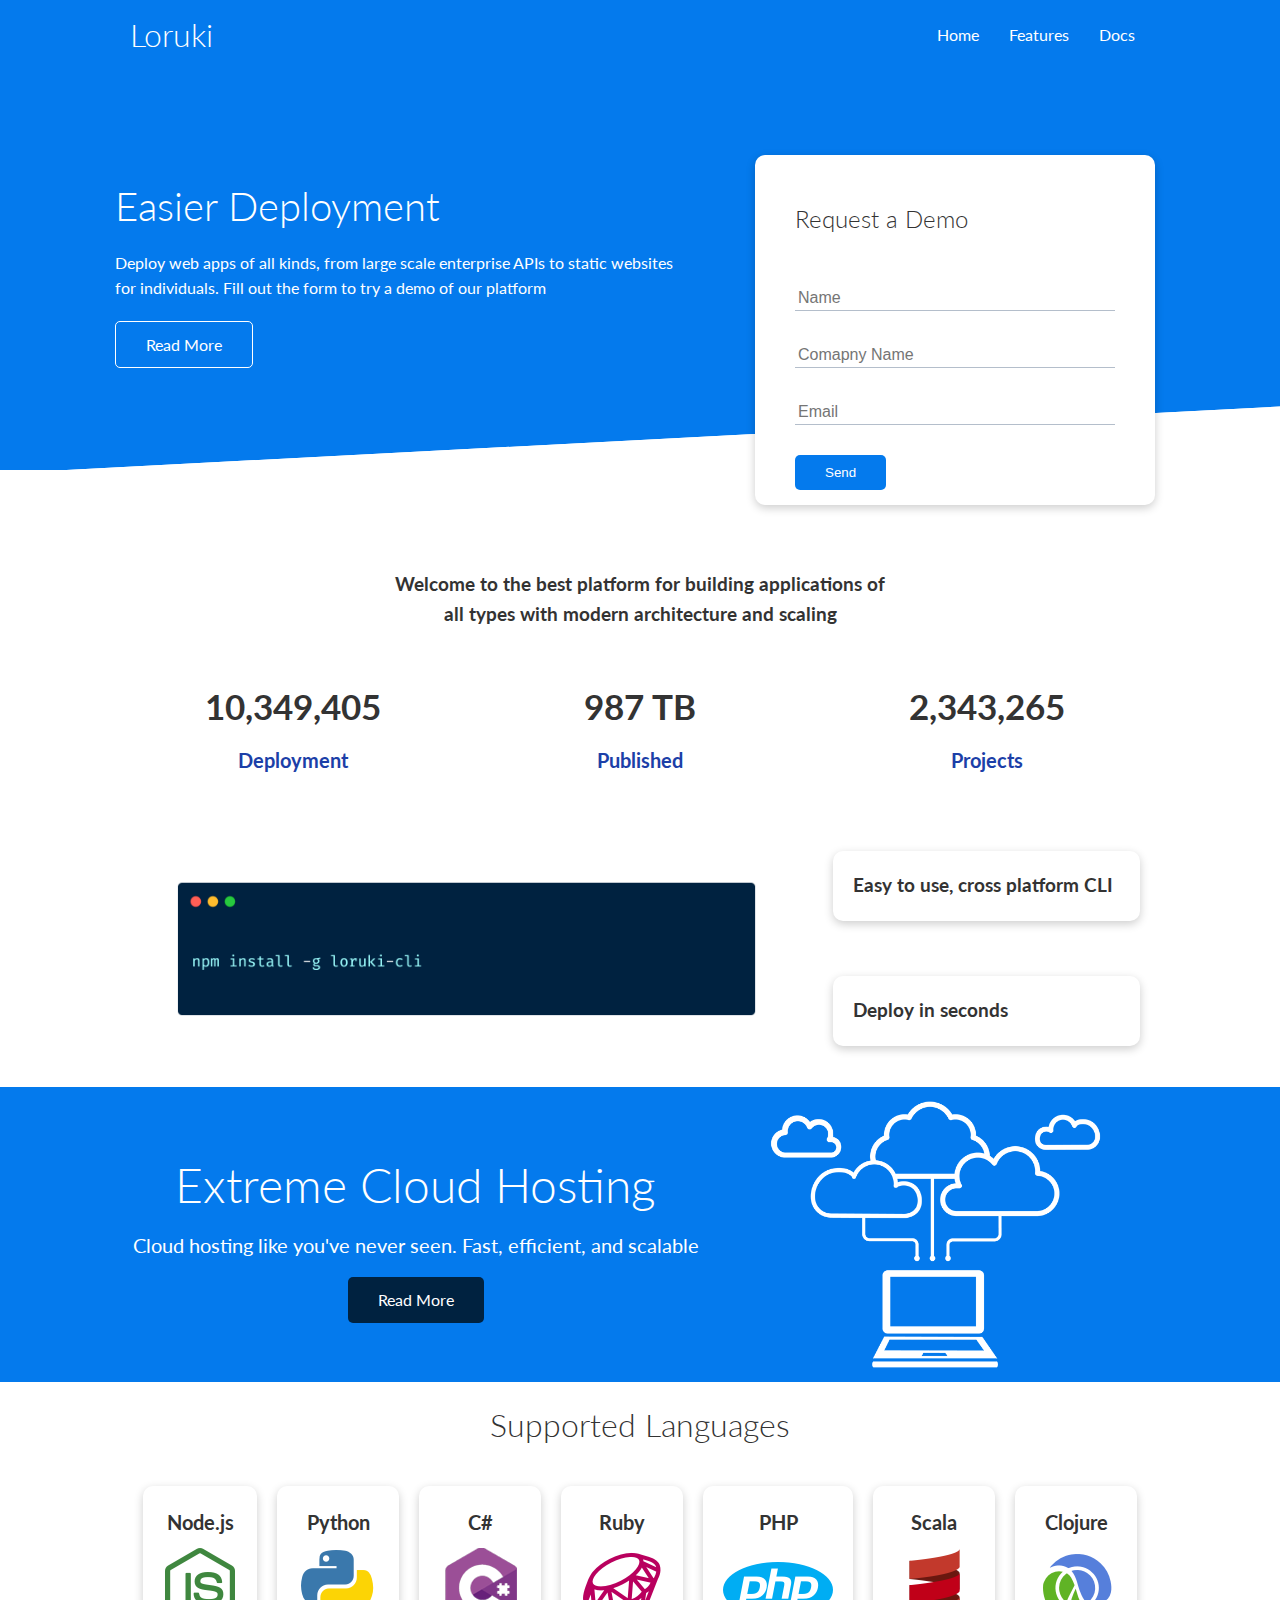
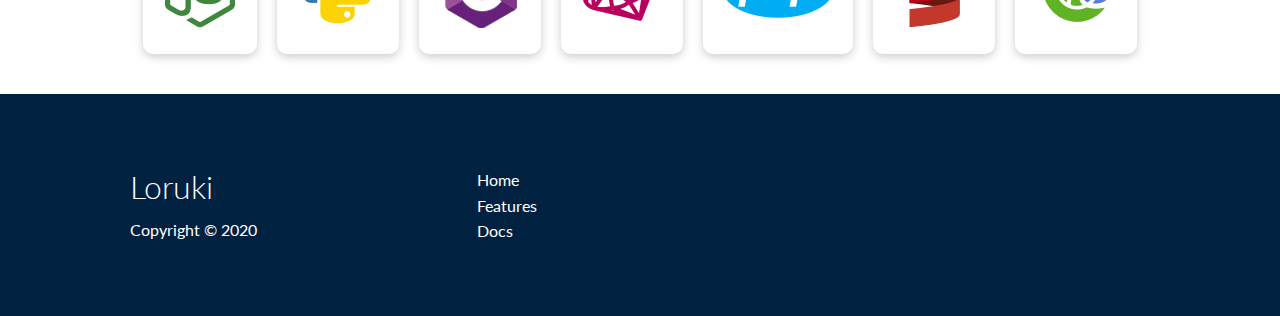
<file: index.html>
<!DOCTYPE html>
<html lang="en">

<head>
  <meta charset="UTF-8">
  <meta name="viewport" content="width=device-width, initial-scale=1.0">
  <meta http-equiv="X-UA-Compatible" content="ie=edge">
  <link rel="stylesheet" href="https://cdnjs.cloudflare.com/ajax/libs/font-awesome/5.15.1/css/all.min.css" integrity="sha512-+4zCK9k+qNFUR5X+cKL9EIR+ZOhtIloNl9GIKS57V1MyNsYpYcUrUeQc9vNfzsWfV28IaLL3i96P9sdNyeRssA==" crossorigin="anonymous" />
  <link rel="stylesheet" href="css/utilities.css">
  <link rel="stylesheet" href="css/style.css">
  <title>Loruki | Cloud Hosting For Everyone</title>
</head>

<body>
  <!-- Nav Bar-->
  <div class="navbar">
    <div class="container flex">
      <h1 class="logo">Loruki</h1>
      <nav>
        <ul>
          <li><a href="index.html">Home</a></li>
          <li><a href="features.html">Features</a></li>
          <li><a href="docs.html">Docs</a></li>
        </ul>
      </nav>
    </div>
  </div>

  <!-- Showcase-->
  <section class="showcase">
    <div class="container grid">
      <div class="showcase-text">
        <h1>Easier Deployment</h1>
        <p>Deploy web apps of all kinds, from large scale enterprise APIs to static websites for individuals. Fill out the form to try a demo of our platform</p>
        <a href="features.html" class="btn btn-outline">Read More</a>
      </div>

      <div class="showcase-form card">
        <h2>Request a Demo</h2>
        <form name="contact" method="POST" netlify-honeypot="bot-field" data-netlify="true">
          <input type="hidden" name="form-name" value="contact">
          <p class="hidden">
            <label>Don’t fill this out if you’re human: <input name="bot-field" /></label>
          </p>
          <div class="form-control">
            <input type="text" name="name" placeholder="Name" required>
          </div>
          <div class="form-control">
            <input type="text" name="company" placeholder="Comapny Name" required>
          </div>
          <div class="form-control">
            <input type="email" name="email" placeholder="Email" required>
          </div>
          <input type="submit" value="Send" class="btn btn-primary">
        </form>
      </div>
    </div>
  </section>

  <!-- Stats -->
  <section class="stats">
    <div class="container">
      <h3 class="stats-heading text-center my-1">
        Welcome to the best platform for building applications of all types with modern architecture and scaling
      </h3>

      <div class="grid grid-3 text-center my-4">
        <div>
          <i class="fas fa-server fa-3x"></i>
          <h3>10,349,405</h3>
          <p class="text-secondary">Deployment</p>
        </div>
        <div>
          <i class="fas fa-upload fa-3x"></i>
          <h3>987 TB</h3>
          <p class="text-secondary">Published</p>
        </div>
        <div>
          <i class="fas fa-project-diagram fa-3x"></i>
          <h3>2,343,265</h3>
          <p class="text-secondary">Projects</p>
        </div>
      </div>
    </div>
  </section>

  <section class="cli">
    <div class="container grid">
      <img src="images/cli.png" alt="">
      <div class="card">
        <h3>Easy to use, cross platform CLI</h3>
      </div>
      <div class="card">
        <h3>Deploy in seconds</h3>
      </div>
    </div>
  </section>

  <!-- Cloud -->
  <section class="cloud bg-primary my-2 py2">
    <div class="container grid">
      <div class="text-center">
        <h2 class="lg">Extreme Cloud Hosting</h2>
        <p class="lead my-1">
          Cloud hosting like you've never seen. Fast, efficient, and scalable
        </p>
        <a href="features.html" class="btn btn-dark">Read More</a>
      </div>
      <img src="images/cloud.png" alt="">
    </div>
  </section>

  <!-- Languages -->
  <section class="languages">
    <h2 class="md text-center my-2">Supported Languages</h2>
    <div class="container flex">
      <div class="card">
        <h4>Node.js</h4>
        <img src="images/logos/node.png" alt="">
      </div>
      <div class="card">
        <h4>Python</h4>
        <img src="images/logos/python.png" alt="">
      </div>
      <div class="card">
        <h4>C#</h4>
        <img src="images/logos/csharp.png" alt="">
      </div>
      <div class="card">
        <h4>Ruby</h4>
        <img src="images/logos/ruby.png" alt="">
      </div>
      <div class="card">
        <h4>PHP</h4>
        <img src="images/logos/php.png" alt="">
      </div>
      <div class="card">
        <h4>Scala</h4>
        <img src="images/logos/scala.png" alt="">
      </div>
      <div class="card">
        <h4>Clojure</h4>
        <img src="images/logos/clojure.png" alt="">
      </div>
    </div>
  </section>

  <!-- Footer -->
  <footer class="footer bg-dark py-5">
    <div class="container grid grid-3">
      <div>
        <h1>Loruki</h1>
        <p>Copyright &copy; 2020</p>
      </div>
      <nav>
        <ul>
          <li><a href="index.html">Home</a></li>
          <li><a href="features.html">Features</a></li>
          <li><a href="docs.html">Docs</a></li>
        </ul>
      </nav>
      <div class="social">
        <a href="#"><i class="fab fa-github fa-2x"></i></a>
        <a href="#"><i class="fab fa-facebook fa-2x"></i></a>
        <a href="#"><i class="fab fa-instagram fa-2x"></i></a>
        <a href="#"><i class="fab fa-twitter fa-2x"></i></a>
      </div>
    </div>
  </footer>
</body>

</html>
</file>
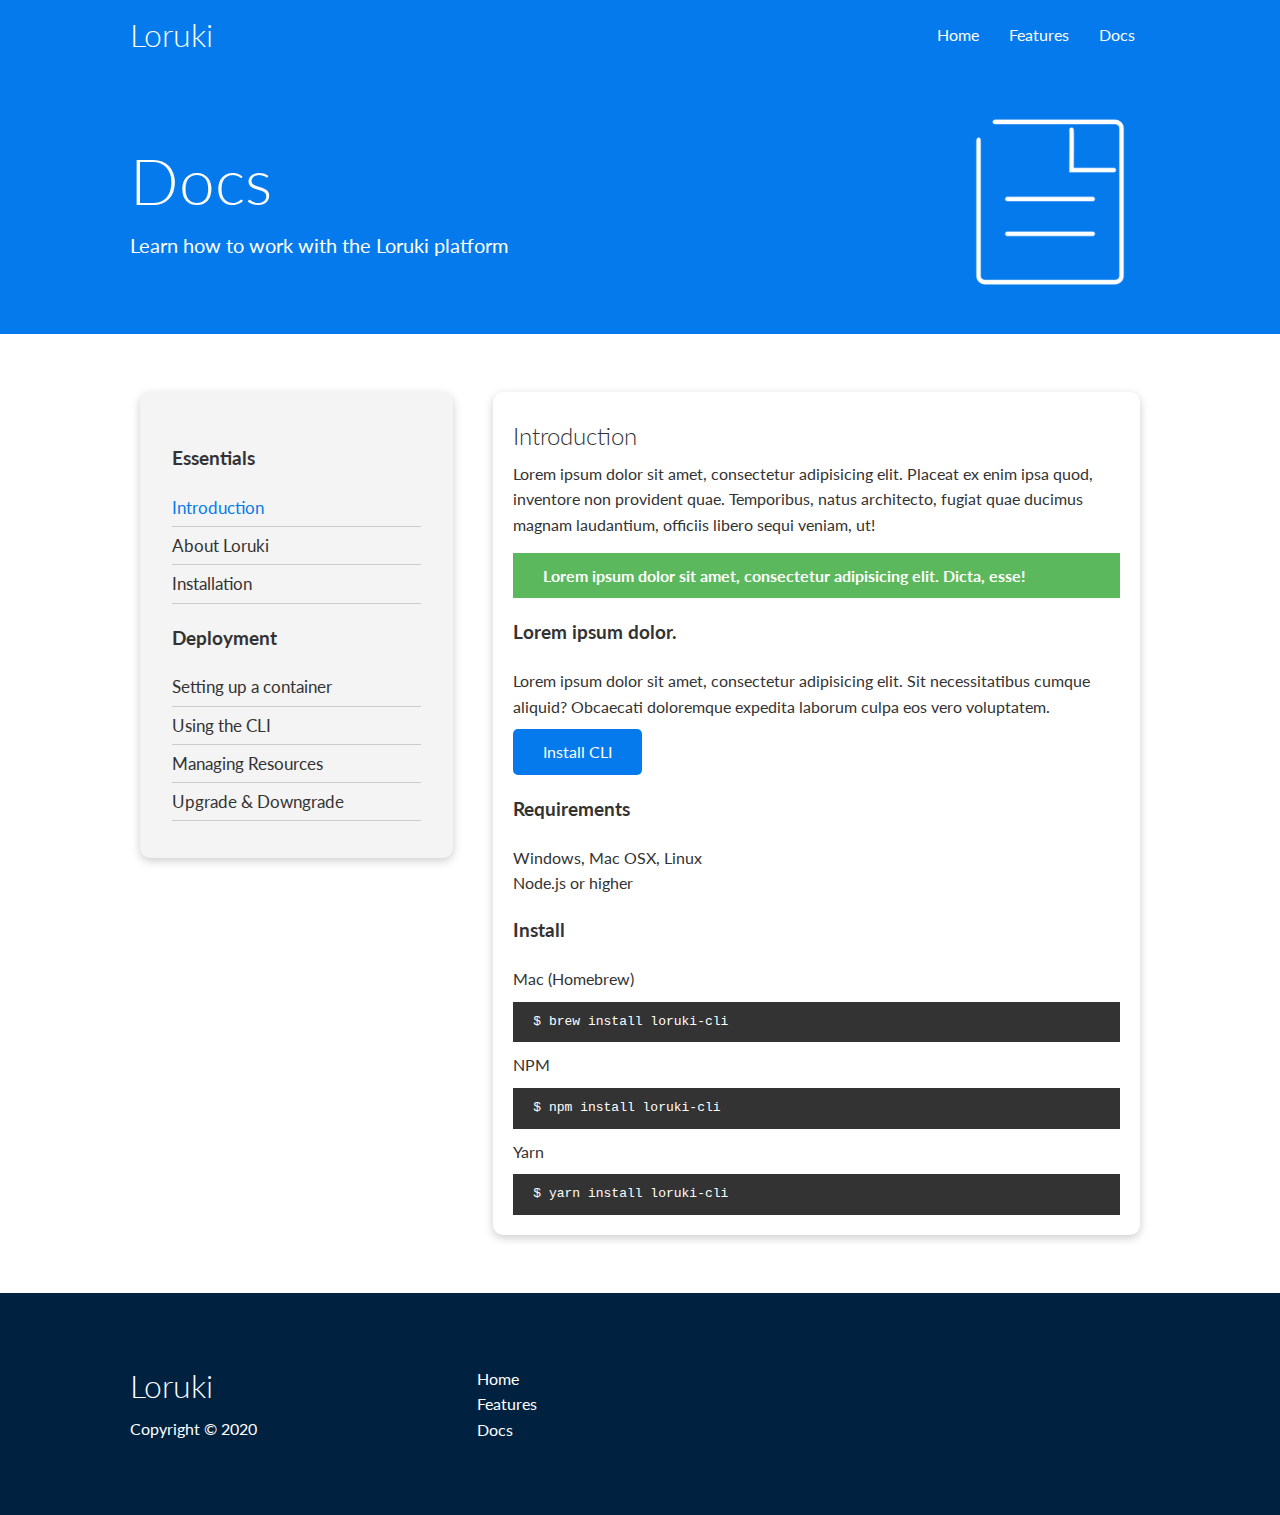
<file: docs.html>
<!DOCTYPE html>
<html lang="en">

<head>
  <meta charset="UTF-8">
  <meta name="viewport" content="width=device-width, initial-scale=1.0">
  <meta http-equiv="X-UA-Compatible" content="ie=edge">
  <link rel="stylesheet" href="https://cdnjs.cloudflare.com/ajax/libs/font-awesome/5.15.1/css/all.min.css" integrity="sha512-+4zCK9k+qNFUR5X+cKL9EIR+ZOhtIloNl9GIKS57V1MyNsYpYcUrUeQc9vNfzsWfV28IaLL3i96P9sdNyeRssA==" crossorigin="anonymous" />
  <link rel="stylesheet" href="css/utilities.css">
  <link rel="stylesheet" href="css/style.css">
  <title>Loruki | Docs</title>
</head>

<body>
  <!-- Nav Bar-->
  <div class="navbar">
    <div class="container flex">
      <h1 class="logo">Loruki</h1>
      <nav>
        <ul>
          <li><a href="index.html">Home</a></li>
          <li><a href="features.html">Features</a></li>
          <li><a href="docs.html">Docs</a></li>
        </ul>
      </nav>
    </div>
  </div>

  <!-- Head -->
  <section class="docs-head bg-primary py-3">
    <div class="container grid">
      <div>
        <h1 class="xl">Docs</h1>
        <p class="lead">Learn how to work with the Loruki platform </p>
      </div>
      <img src="images/docs.png" alt="">
    </div>
  </section>

  <!-- Docs Main -->
  <section class="docs-main my-4">
    <div class="container grid">
      <div class="card bg-light p-3">
        <h3 class="my-2">Essentials</h3>
        <nav>
          <ul>
            <li><a href="#" class="text-primary">Introduction</a></li>
            <li><a href="#">About Loruki</a></li>
            <li><a href="#">Installation</a></li>
          </ul>
        </nav>
        <h3 class="my-2">Deployment</h3>
        <nav>
          <ul>
            <li><a href="#">Setting up a container</a></li>
            <li><a href="#">Using the CLI</a></li>
            <li><a href="#">Managing Resources</a></li>
            <li><a href="#">Upgrade & Downgrade</a></li>
          </ul>
        </nav>
      </div>

      <div class="card">
        <h2>Introduction</h2>
        <p>Lorem ipsum dolor sit amet, consectetur adipisicing elit. Placeat ex enim ipsa quod, inventore non provident quae. Temporibus, natus architecto, fugiat quae ducimus magnam laudantium, officiis libero sequi veniam, ut!</p>

        <div class="alert alert-success">
          <i class="fas fa-info"></i>Lorem ipsum dolor sit amet, consectetur adipisicing elit. Dicta, esse!
        </div>

        <h3>Lorem ipsum dolor.</h3>
        <p>
          Lorem ipsum dolor sit amet, consectetur adipisicing elit. Sit necessitatibus cumque aliquid? Obcaecati doloremque expedita laborum culpa eos vero voluptatem.
        </p>
        <a href="#" class="btn btn-primary">Install CLI</a>

        <h3>Requirements</h3>
        <ul>
          <li>Windows, Mac OSX, Linux</li>
          <li>Node.js or higher</li>
        </ul>

        <h3>Install</h3>
        <p>Mac (Homebrew)</p>
        <pre><code>$ brew install loruki-cli</code></pre>
        <p>NPM</p>
        <pre><code>$ npm install loruki-cli</code></pre>
        <p>Yarn</p>
        <pre><code>$ yarn install loruki-cli</code></pre>

      </div>
    </div>
  </section>

  <!-- Footer -->
  <footer class="footer bg-dark py-5">
    <div class="container grid grid-3">
      <div>
        <h1>Loruki</h1>
        <p>Copyright &copy; 2020</p>
      </div>
      <nav>
        <ul>
          <li><a href="index.html">Home</a></li>
          <li><a href="features.html">Features</a></li>
          <li><a href="docs.html">Docs</a></li>
        </ul>
      </nav>
      <div class="social">
        <a href="#"><i class="fab fa-github fa-2x"></i></a>
        <a href="#"><i class="fab fa-facebook fa-2x"></i></a>
        <a href="#"><i class="fab fa-instagram fa-2x"></i></a>
        <a href="#"><i class="fab fa-twitter fa-2x"></i></a>
      </div>
    </div>
  </footer>
</body>

</html>
</file>
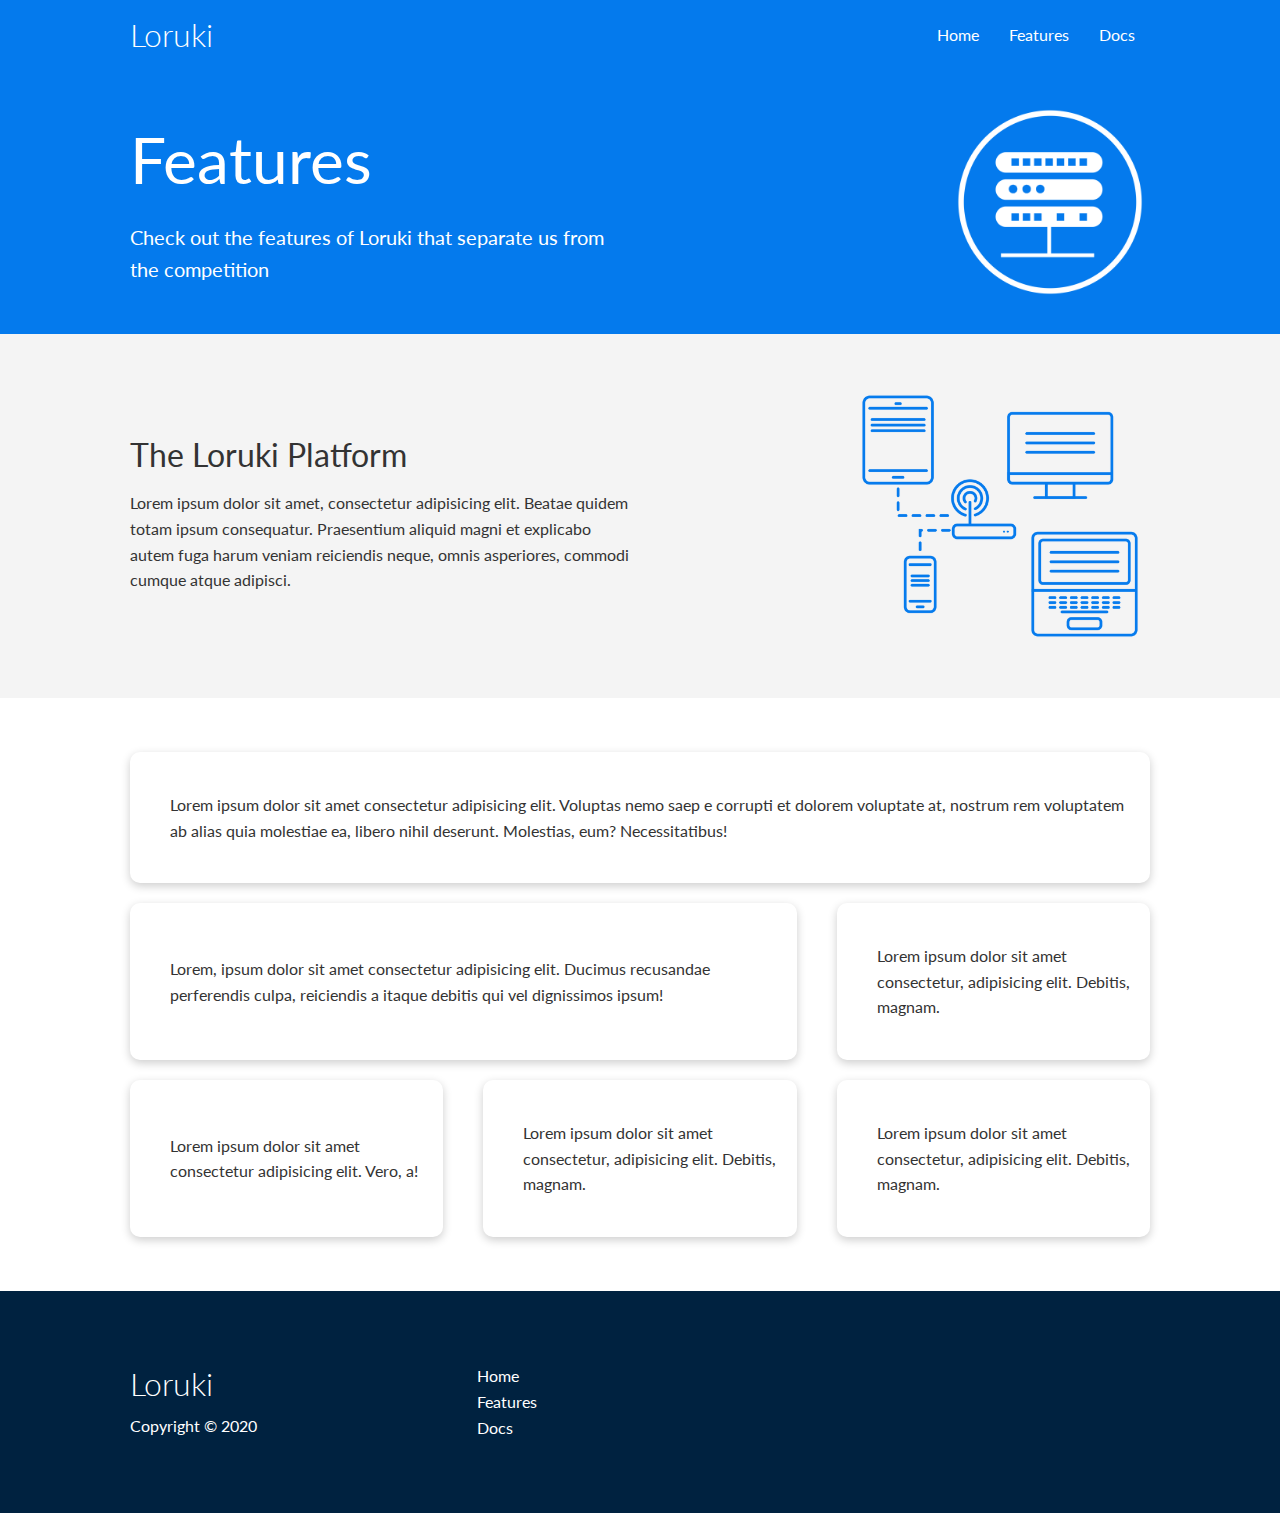
<file: features.html>
<!DOCTYPE html>
<html lang="en">

<head>
  <meta charset="UTF-8">
  <meta name="viewport" content="width=device-width, initial-scale=1.0">
  <meta http-equiv="X-UA-Compatible" content="ie=edge">
  <link rel="stylesheet" href="https://cdnjs.cloudflare.com/ajax/libs/font-awesome/5.15.1/css/all.min.css" integrity="sha512-+4zCK9k+qNFUR5X+cKL9EIR+ZOhtIloNl9GIKS57V1MyNsYpYcUrUeQc9vNfzsWfV28IaLL3i96P9sdNyeRssA==" crossorigin="anonymous" />
  <link rel="stylesheet" href="css/utilities.css">
  <link rel="stylesheet" href="css/style.css">
  <title>Loruki | Features</title>
</head>

<body>
  <!-- Nav Bar-->
  <div class="navbar">
    <div class="container flex">
      <h1 class="logo">Loruki</h1>
      <nav>
        <ul>
          <li><a href="index.html">Home</a></li>
          <li><a href="features.html">Features</a></li>
          <li><a href="docs.html">Docs</a></li>
        </ul>
      </nav>
    </div>
  </div>

  <!-- Head -->
  <section class="features-head bg-primary py-3">
    <div class="container grid">
      <div>
        <div class="xl">Features</div>
        <p class="lead">
          Check out the features of Loruki that separate us from the competition
        </p>
      </div>
      <img src="images/server.png" alt="">
    </div>
  </section>

  <!-- Sub Head -->
  <section class="features-sub-head bg-light py-3">
    <div class="container grid">
      <div>
        <div class="md">The Loruki Platform</div>
        <p>
          Lorem ipsum dolor sit amet, consectetur adipisicing elit. Beatae quidem totam ipsum consequatur. Praesentium aliquid magni et explicabo autem fuga harum veniam reiciendis neque, omnis asperiores, commodi cumque atque adipisci.
        </p>
      </div>
      <img src="images/server2.png" alt="">
    </div>
  </section>

  <!-- Main -->
  <section class="features-main my-2">
    <div class="container grid grid-3">
      <div class="card flex">
        <i class="fas fa-server fa-3x"></i>
        <p>
          Lorem ipsum dolor sit amet consectetur adipisicing elit. Voluptas nemo saep
          e corrupti et dolorem voluptate at, nostrum rem voluptatem ab alias quia molestiae ea, libero nihil deserunt. Molestias, eum? Necessitatibus!
        </p>
      </div>
      <div class="card flex">
        <i class="fas fa-network-wired fa-3x"></i>
        <p>
          Lorem, ipsum dolor sit amet consectetur adipisicing elit. Ducimus recusandae perferendis culpa, reiciendis a itaque debitis qui vel dignissimos ipsum!
        </p>
      </div>
      <div class="card flex">
        <i class="fas fa-laptop-code fa-3x"></i>
        <p>
          Lorem ipsum dolor sit amet consectetur, adipisicing elit. Debitis, magnam.
        </p>
      </div>
      <div class="card flex">
        <i class="fas fa-database fa-3x"></i>
        <p>
          Lorem ipsum dolor sit amet consectetur adipisicing elit. Vero, a!
        </p>
      </div>
      <div class="card flex">
        <i class="fas fa-power-off fa-3x"></i>
        <p>
          Lorem ipsum dolor sit amet consectetur, adipisicing elit. Debitis, magnam.
        </p>
      </div>
      <div class="card flex">
        <i class="fas fa-upload fa-3x"></i>
        <p>
          Lorem ipsum dolor sit amet consectetur, adipisicing elit. Debitis, magnam.
        </p>
      </div>
    </div>
  </section>

  <!-- Footer -->
  <footer class="footer bg-dark py-5">
    <div class="container grid grid-3">
      <div>
        <h1>Loruki</h1>
        <p>Copyright &copy; 2020</p>
      </div>
      <nav>
        <ul>
          <li><a href="index.html">Home</a></li>
          <li><a href="features.html">Features</a></li>
          <li><a href="docs.html">Docs</a></li>
        </ul>
      </nav>
      <div class="social">
        <a href="#"><i class="fab fa-github fa-2x"></i></a>
        <a href="#"><i class="fab fa-facebook fa-2x"></i></a>
        <a href="#"><i class="fab fa-instagram fa-2x"></i></a>
        <a href="#"><i class="fab fa-twitter fa-2x"></i></a>
      </div>
    </div>
  </footer>
</body>

</html>
</file>
<file: css/utilities.css>
.container {
  max-width: 1100px;
  margin: 0 auto;
  overflow: auto;
  padding: 0 40px;
}

.card {
  background-color: #fff;
  color: #333;
  border-radius: 10px;
  box-shadow: 0 3px 10px rgba(0, 0, 0, 0.2);
  padding: 20px;
  margin: 10px;
}

.btn {
  display: inline-block;
  padding: 10px 30px;
  cursor: pointer;
  background-color: var(--primary-color);
  color: #fff;
  border: none;
  border-radius: 5px;
}

.btn-outline {
  background-color: transparent;
  border: 1px #fff solid;
}

.btn:hover {
  transform: scale(0.98);
}

/* Backgrounds and colored buttons */
.bg-primary,
.btn-primary {
  background-color: var(--primary-color);
  color: #fff;
}

.bg-secondary,
.btn-secondary {
  background-color: var(--secondary-color);
  color: #fff;
}

.bg-dark,
.btn-dark {
  background-color: var(--dark-color);
  color: #fff;
}

.bg-light,
.btn-light {
  background-color: var(--light-color);
  color: #333;
}

.bg-primary a,
.btn-primary a,
.bg-secondary a,
.btn-secondary a,
.bg-dark a,
.btn-dark a {
  color: #fff;
}

/* Text Colors */
.text-primary {
  color: var(--primary-color);
}

.text-secondary {
  color: var(--secondary-color);
}

.text-dark {
  color: var(--dark-color);
}

.text-light {
  color: var(--light-color);
}

/* Text Sizes */
.lead {
  font-size: 20px;
}

.sm {
  font-size: 1rem;
}

.md {
  font-size: 2rem;
}

.lg {
  font-size: 3rem;
}

.xl {
  font-size: 4rem;
}

.text-center {
  text-align: center;
}

/* Alert */
.alert {
  background-color: var(--light-color);
  padding: 10px 20px;
  font-weight: bold;
  margin: 15px 0;
}

.alert i {
  margin-right: 10px;
}

.alert-success {
  background-color: var(--success-color);
  color: #fff;
}

.alert-error {
  background-color: var(--error-color);
  color: #fff;
}

.flex {
  display: flex;
  justify-content: center;
  align-items: center;
  height: 100%;
}

.grid {
  display: grid;
  grid-template-columns: repeat(2, 1fr);
  gap: 20px;
  justify-content: center;
  align-items: center;
  height: 100%;
}

.grid-3 {
  grid-template-columns: repeat(3, 1fr);
}

/* Margin */
.my-1 {
  margin: 1rem 0;
}

.my-2 {
  margin: 1.5rem 0;
}

.my-3 {
  margin: 2rem 0;
}

.my-4 {
  margin: 3rem 0;
}

.my-5 {
  margin: 4rem 0;
}

.mx-1 {
  margin: 0 1rem;
}

.mx-2 {
  margin: 0 1.5rem;
}

.mx-3 {
  margin: 0 2rem;
}

.mx-4 {
  margin: 0 3rem;
}

.mx-5 {
  margin: 0 4rem;
}

.m-1 {
  margin: 1rem;
}

.m-2 {
  margin: 1.5rem;
}

.m-3 {
  margin: 2rem;
}

.m-4 {
  margin: 3rem;
}

.m-5 {
  margin: 4rem;
}

/* Padding */
.py-1 {
  padding: 1rem 0;
}

.py-2 {
  padding: 1.5rem 0;
}

.py-3 {
  padding: 2rem 0;
}

.py-4 {
  padding: 3rem 0;
}

.py-5 {
  padding: 4rem 0;
}

.px-1 {
  padding: 0 1rem;
}

.px-2 {
  padding: 0 1.5rem;
}

.px-3 {
  padding: 0 2rem;
}

.px-4 {
  padding: 0 3rem;
}

.px-5 {
  padding: 0 4rem;
}

.p-1 {
  padding: 1rem;
}

.p-2 {
  padding: 1.5rem;
}

.p-3 {
  padding: 2rem;
}

.p-4 {
  padding: 3rem;
}

.p-5 {
  padding: 4rem;
}
</file>
<file: css/style.css>
@import url('https://fonts.googleapis.com/css2?family=Lato:wght@300&display=swap');

:root {
  --primary-color: #047aed;
  --secondary-color: #1c3fa8;
  --dark-color: #002240;
  --light-color: #f4f4f4;
  --success-color: #5cb85c;
  --error-color: #d9534f;
}

* {
  box-sizing: border-box;
  padding: 0;
  margin: 0;
}

body {
  font-family: 'Lato', sans-serif;
  color: #333;
  line-height: 1.6;
}

ul {
  list-style: none;
}

a {
  text-decoration: none;
  color: #333;
}

h1, h2 {
  font-weight: 300;
  line-height: 1.2;
  margin: 10px 0;
}

p {
  margin: 10px 0;
}

img {
  width: 100%;
}

code,
pre {
  background: #333;
  color: #fff;
  padding: 10px;
}

.hidden {
  visibility: hidden;
  height: 0;
}

.navbar {
  background-color: var(--primary-color);
  color: #fff;
  height: 70px;
}

.navbar .flex {
  justify-content: space-between;
}

.navbar ul {
  display: flex;
}

.navbar a {
  color: #fff;
  padding: 10px;
  margin: 0 5px;
}

.navbar a:hover {
  border-bottom: 2px white solid;
}

/* Showcase */
.showcase {
  height: 400px;
  background-color: var(--primary-color);
  color: #fff;
  position: relative;
}

.showcase h1 {
  font-size: 40px;
}

.showcase p {
  margin: 20px 0;
}

.showcase .grid {
  overflow: visible;
  grid-template-columns: 55% 45%;
  gap: 30px;
}

.showcase-text {
  animation: slideInFromLeft 1s ease-in;
}

.showcase-form {
  position: relative;
  top: 60px;
  height: 350px;
  width: 400px;
  padding: 40px;
  z-index: 100;
  justify-self: flex-end;
  animation: slideInFromRight 1s ease-in;
}

.showcase-form .form-control {
  margin: 30px 0;
}

.showcase-form input[type='text'],
.showcase-form input[type='email'] {
  border: 0;
  border-bottom: 1px solid #b4becb;
  width: 100%;
  padding: 3px;
  font-size: 16px;
}

.showcase-form input:focus {
  outline: none;
}

.showcase::before,
.showcase::after {
  content: ' ';
  position: absolute;
  height: 100px;
  bottom: -70px;
  right: 0;
  left: 0;
  background: #fff;
  transform: skewY(-3deg);
  -webkit-transform: skewY(-3deg);
  -moz-transform: skewY(-3deg);
  -ms-transform: skewY(-3deg);
}

/* Stats */
.stats {
  padding-top: 100px;
  animation: slideInFromBottom 1s ease-in;
}

.stats-heading {
  max-width: 500px;
  margin: auto;
}

.stats .grid h3 {
  font-size: 35px;
}

.stats .grid p {
  font-size: 20px;
  font-weight: bold;
}

/* Cli */
.cli .grid {
  grid-template-columns: repeat(3, 1fr);
  grid-template-rows: repeat(2, 1fr)
}

.cli .grid>*:first-child {
  grid-column: 1 / span 2;
  grid-row: 1 / span 2;
}

/* Cloud */
.cloud .grid {
  grid-template-columns: 4fr 3fr;
}

/* Languages */
.languages .flex {
  flex-wrap: wrap;
}

.languages .card {
  text-align: center;
  margin: 18px 10px 40px;
  transition: transform 0.2s ease-in;
}

.languages h4 {
  font-size: 20px;
  margin-bottom: 10px;
}

.languages .card:hover {
  transform: translateY(-15px);
}

/* Features */
.features-head img,
.docs-head img {
  width: 200px;
  justify-self: flex-end;
}

.features-sub-head img {
  width: 300px;
  justify-self: flex-end;
}

.features-main .card>i {
  margin-right: 20px;
}

.features-main .grid {
  padding: 30px;
}

.features-main .grid>*:first-child {
  grid-column: 1 / span 3;
}

.features-main .grid>*:nth-child(2) {
  grid-column: 1 / span 2;
}

/*  Docs */
.docs-main h3 {
  margin: 20px 0;
}

.docs-main .grid {
  grid-template-columns: 1fr 2fr;
  align-items: flex-start;
}

.docs-main nav li {
  font-size: 17px;
  padding-bottom: 5px;
  margin-bottom: 5px;
  border-bottom: 1px #ccc solid;
}

.docs-main a:hover {
  font-weight: bold;
}

/* Footer */
.footer .social a {
  margin: 0 10px;
}

/* Animations */
@keyframes slideInFromLeft {
  0% {
    transform: translateX(-100%);
  }

  100% {
    transform: translateX(0);
  }
}

@keyframes slideInFromRight {
  0% {
    transform: translateX(100%);
  }

  100% {
    transform: translateX(0);
  }
}

@keyframes slideInFromTop {
  0% {
    transform: translateY(-100%);
  }

  100% {
    transform: translateX(0);
  }
}

@keyframes slideInFromBottom {
  0% {
    transform: translateY(100%);
  }

  100% {
    transform: translateX(0);
  }
}

/* Tablets and under */
@media (max-width: 917px) {

  .grid,
  .showcase .grid,
  .stats .grid,
  .cli .grid,
  .cloud .grid,
  .features .grid,
  .docs-main .grid {
    grid-template-columns: minmax(0, 1fr);
    grid-template-rows: 1fr;
  }

  .showcase {
    height: auto;
  }

  .showcase-text {
    text-align: center;
    margin-top: 40px;
    animation: slideInFromTop 1s ease-in;
  }

  .showcase-form {
    justify-self: center;
    margin: auto;
    animation: slideInFromBottom 1s ease-in;
    width: 100%;
    min-width: 155.5px;
    max-width: 400px;
  }

  .cli .grid>*:first-child {
    grid-column: 1;
    grid-row: 1;
  }

  .features-head,
  .features-sub-head,
  .docs-head {
    text-align: center;
  }

  .features-head img,
  .features-sub-head img,
  .docs-head img {
    justify-self: center;
  }

  .features-main .grid>*:first-child,
  .features-main .grid>*:nth-child(2) {
    grid-column: 1;
  }
}

/* Mobile*/
@media (max-width: 500px) {
  .navbar {
    height: 110px;
  }

  .navbar .flex {
    flex-direction: column;
    overflow: visible;
  }

  .navbar ul {
    background-color: rgba(0, 0, 0, 0.1);
    padding: 10px;
  }
}

@media (max-width: 228px) {
  .navbar ul {
    flex-wrap: wrap;
    padding: 5px;
    margin-bottom: 5px;
  }

  .navbar {
    height: 100%;
  }

  .navbar li {
    margin: 3px;
  }
}
</file>
